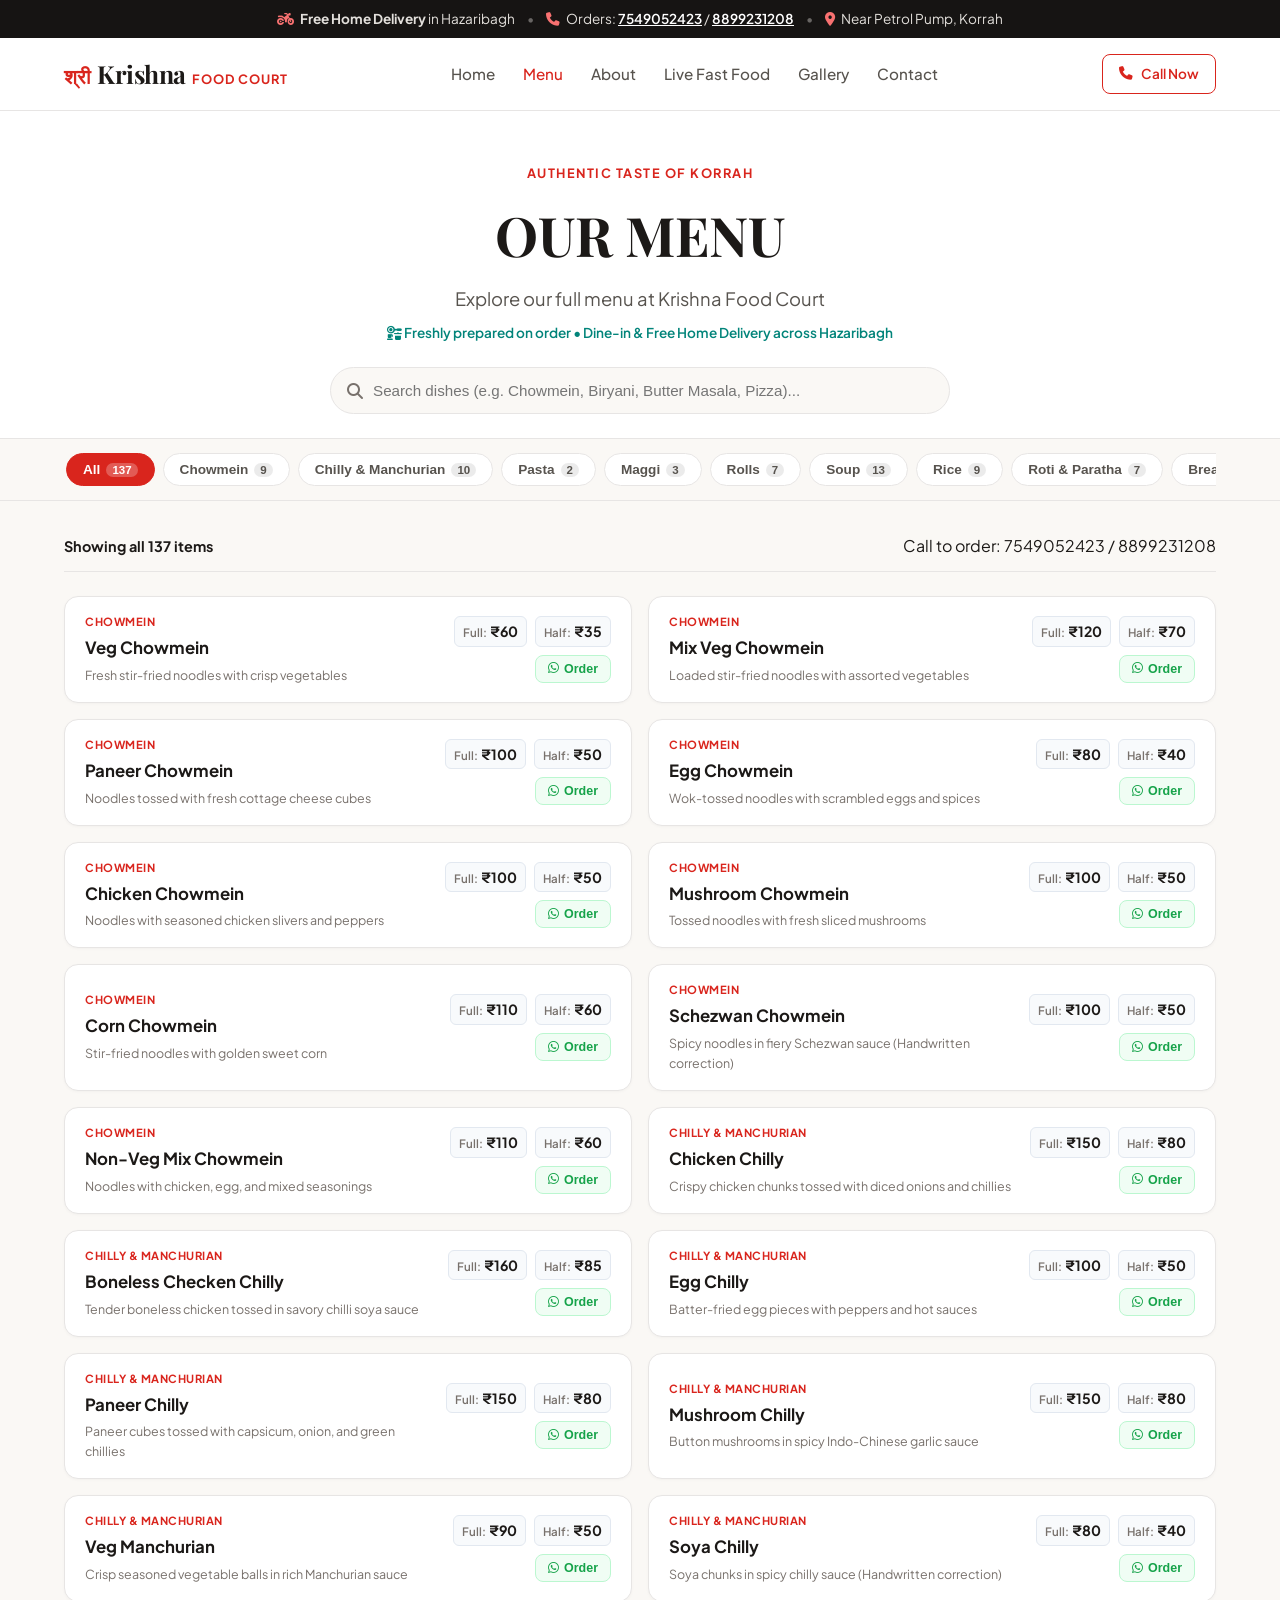
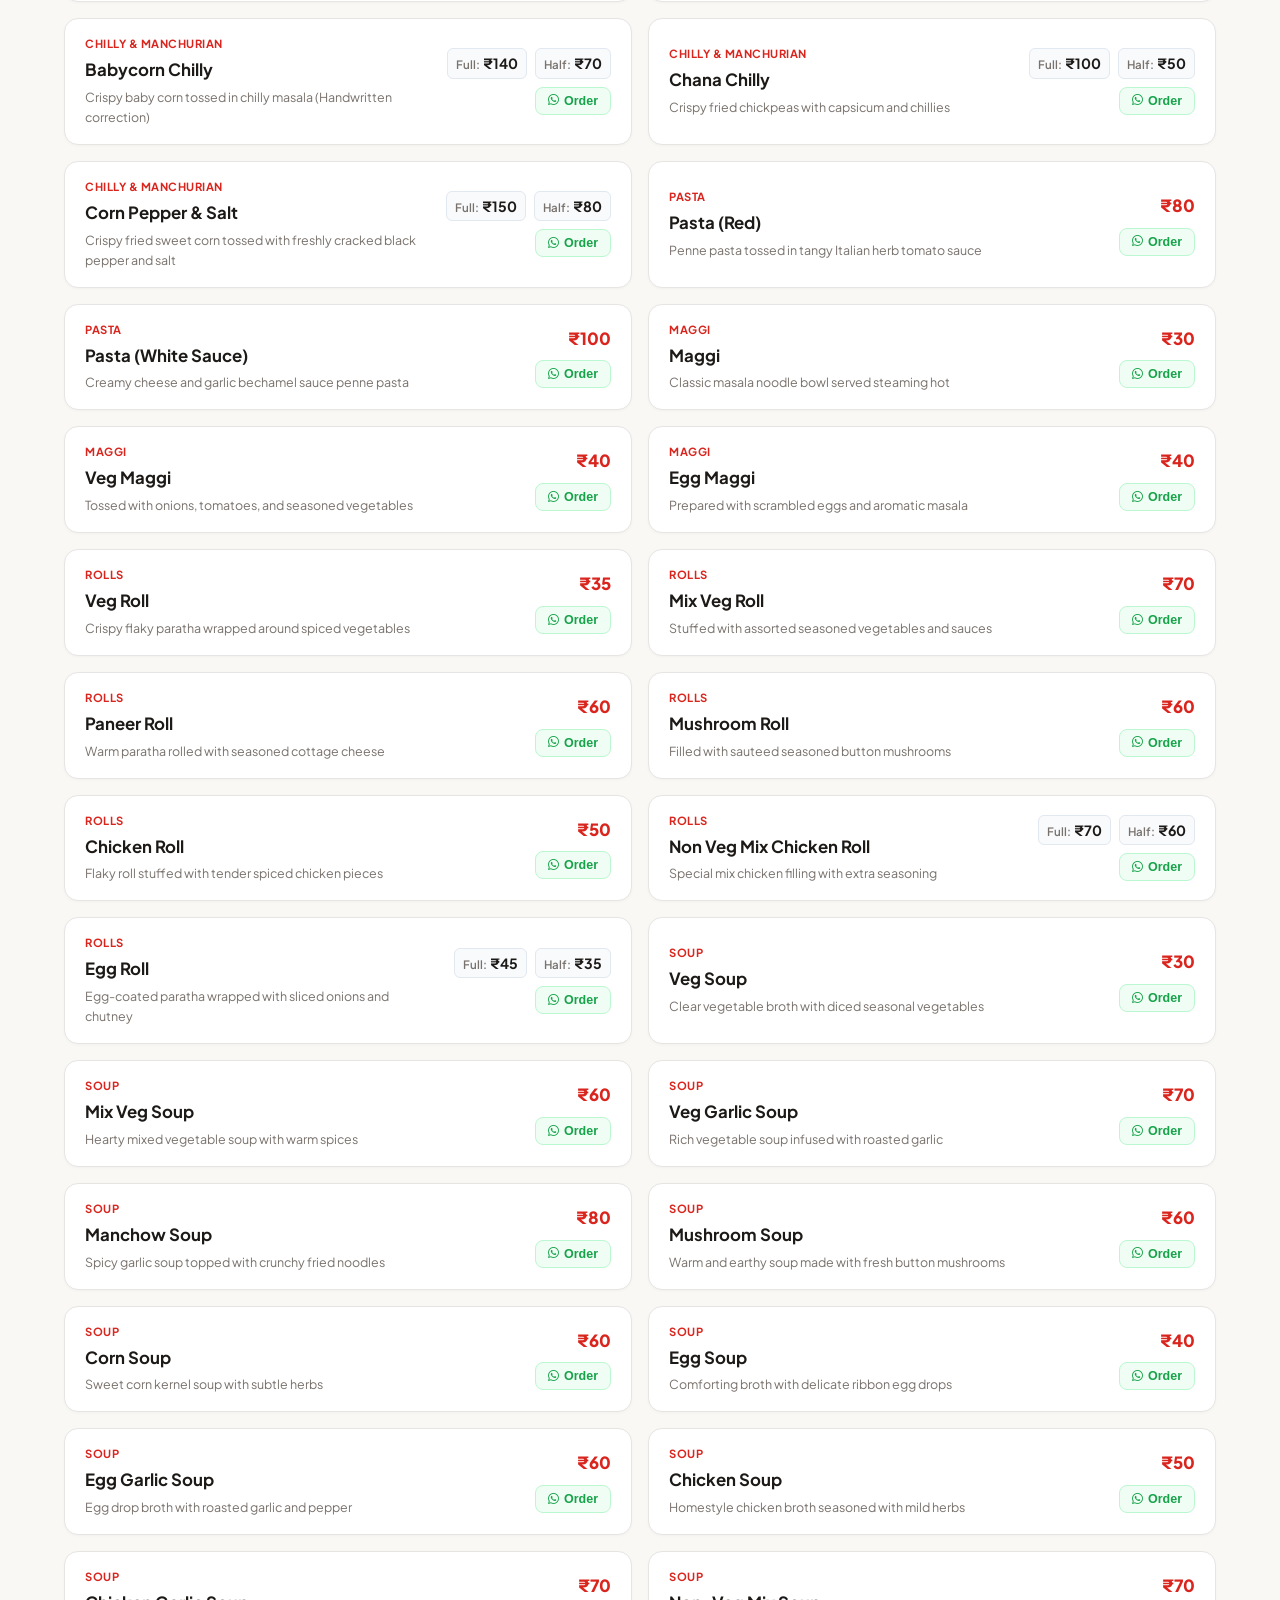
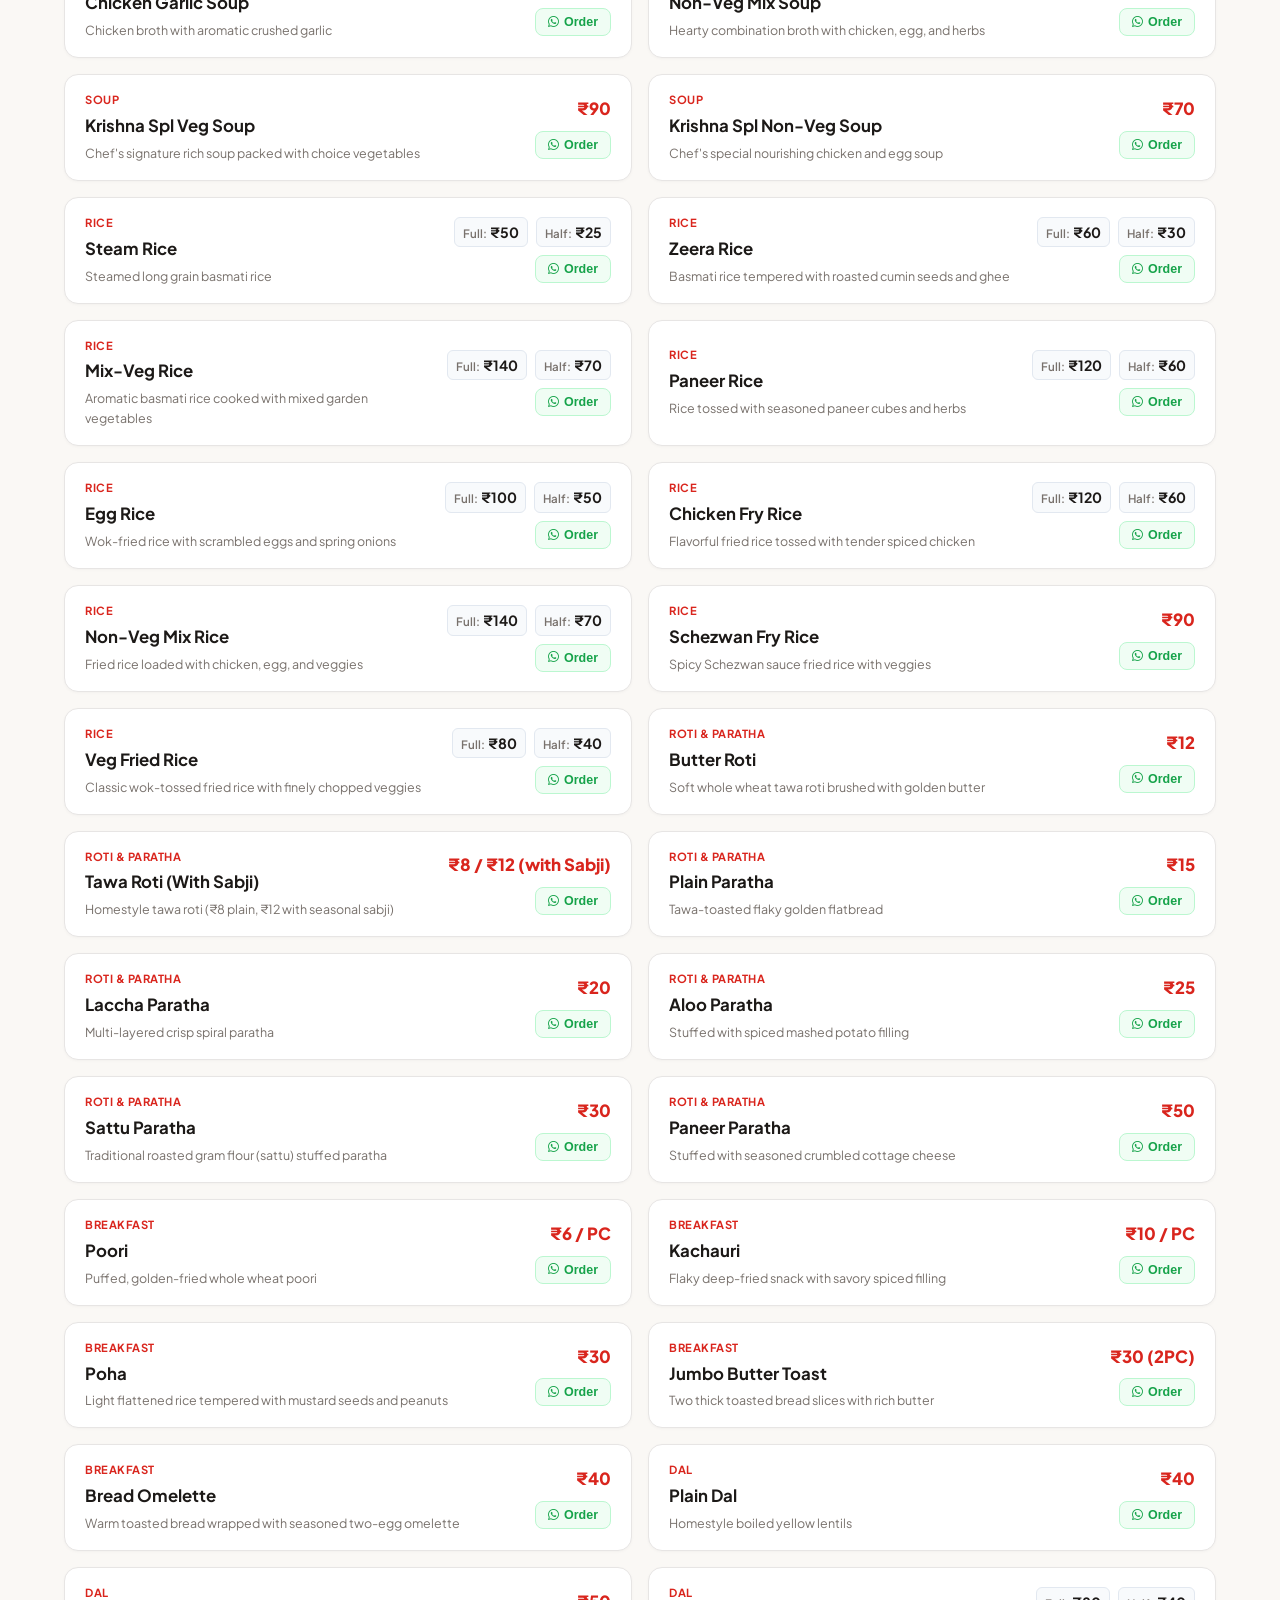
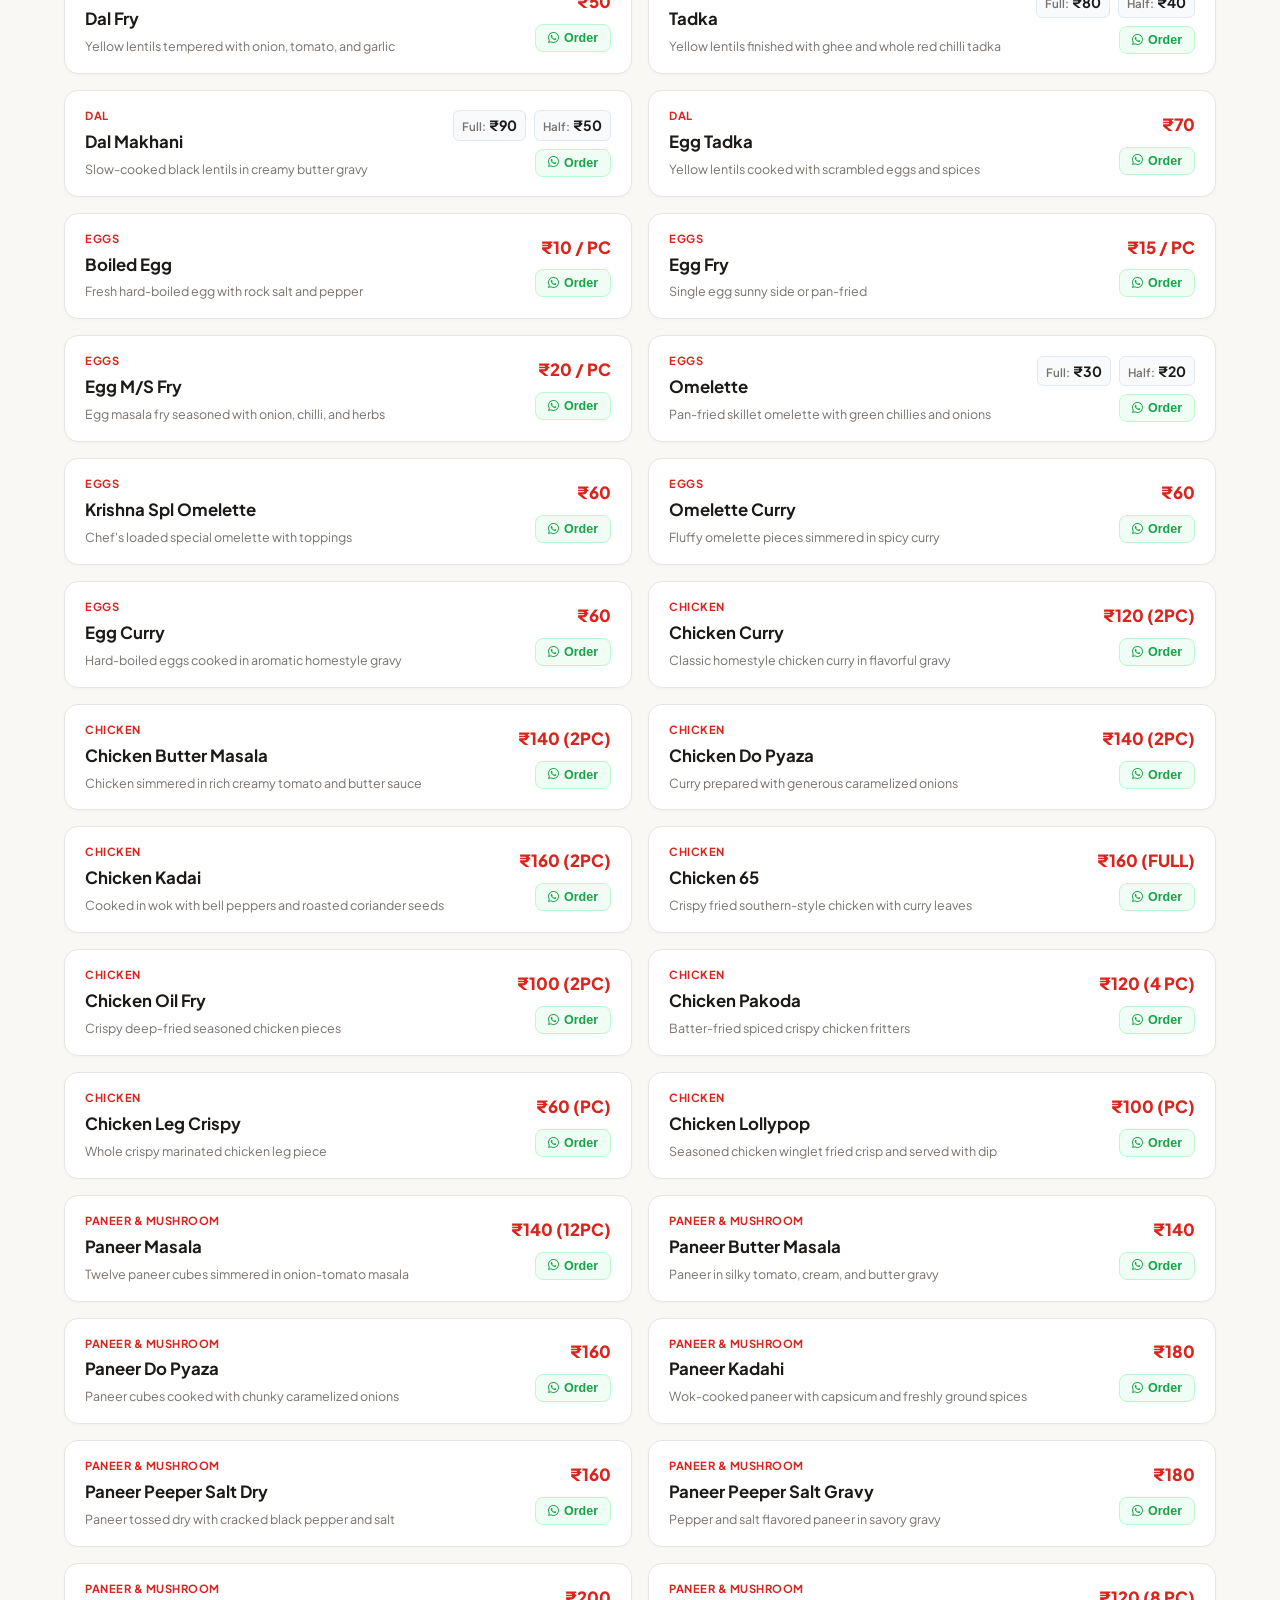
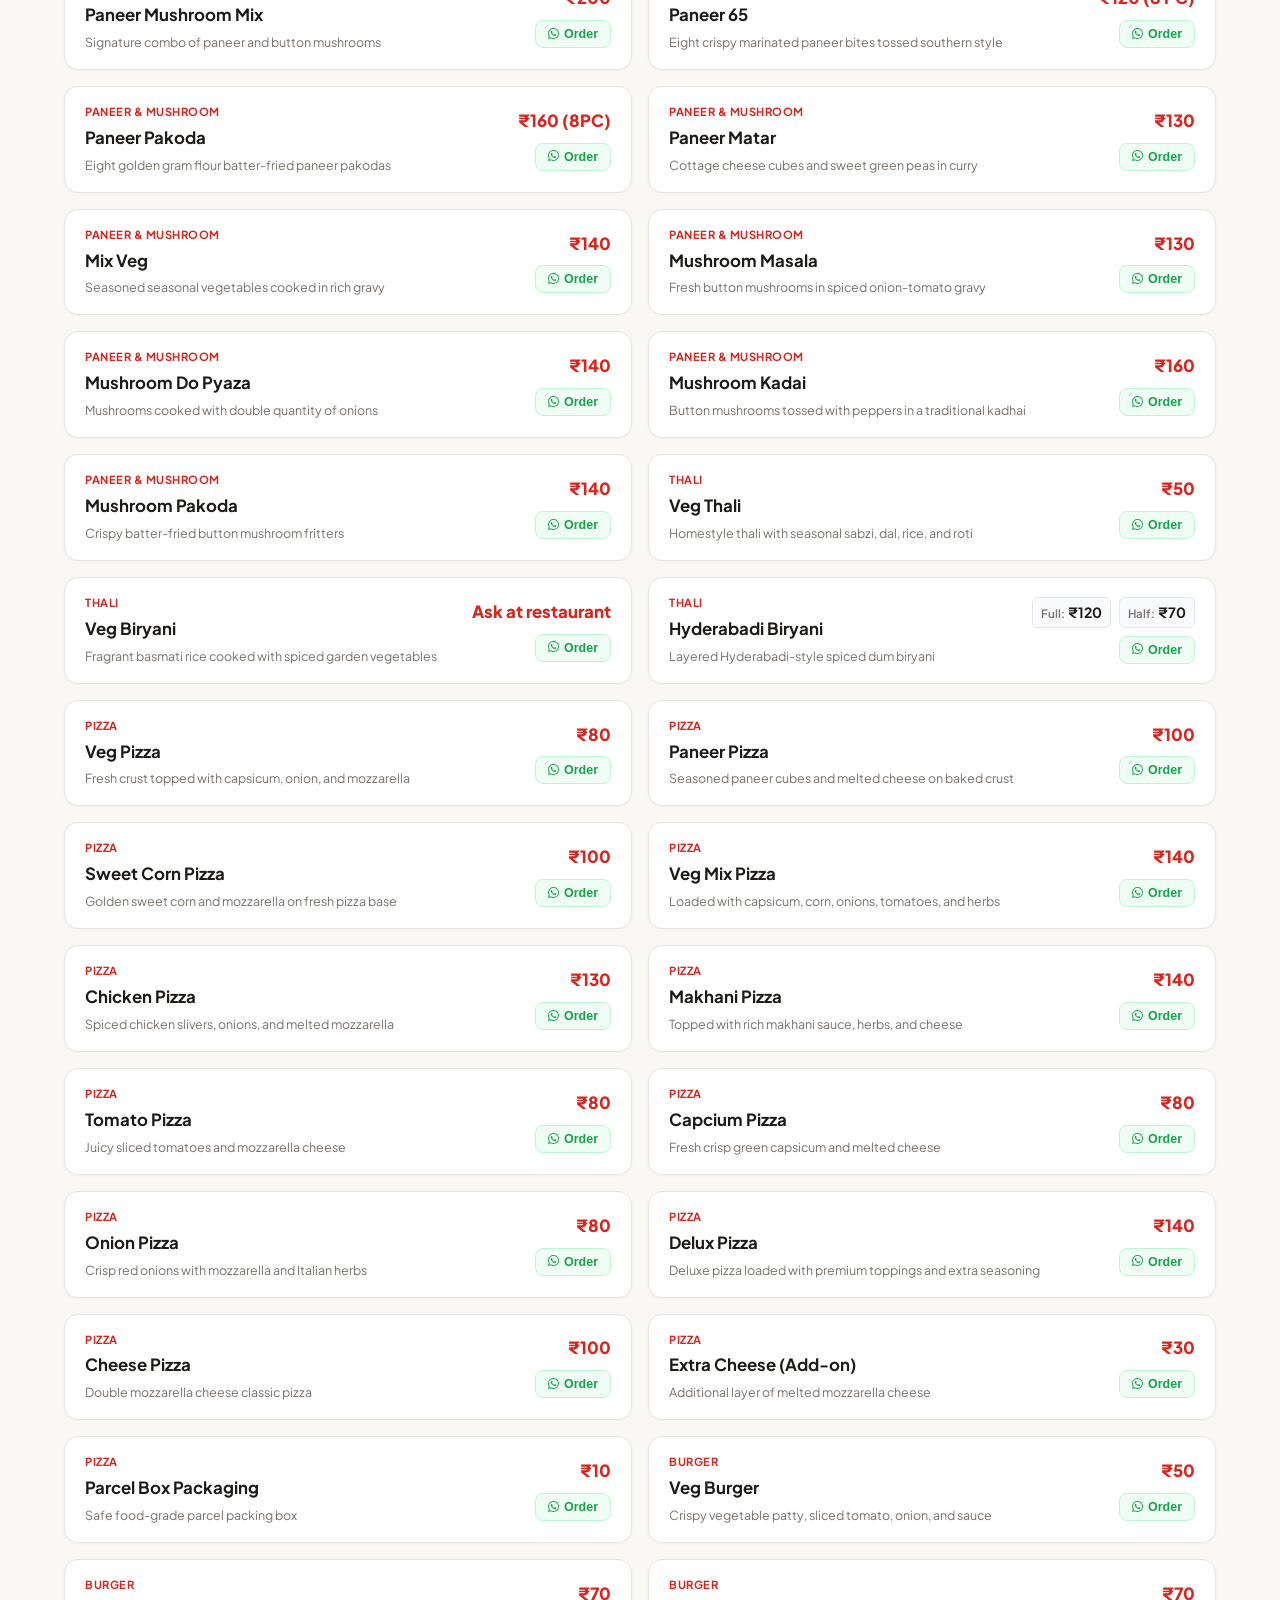
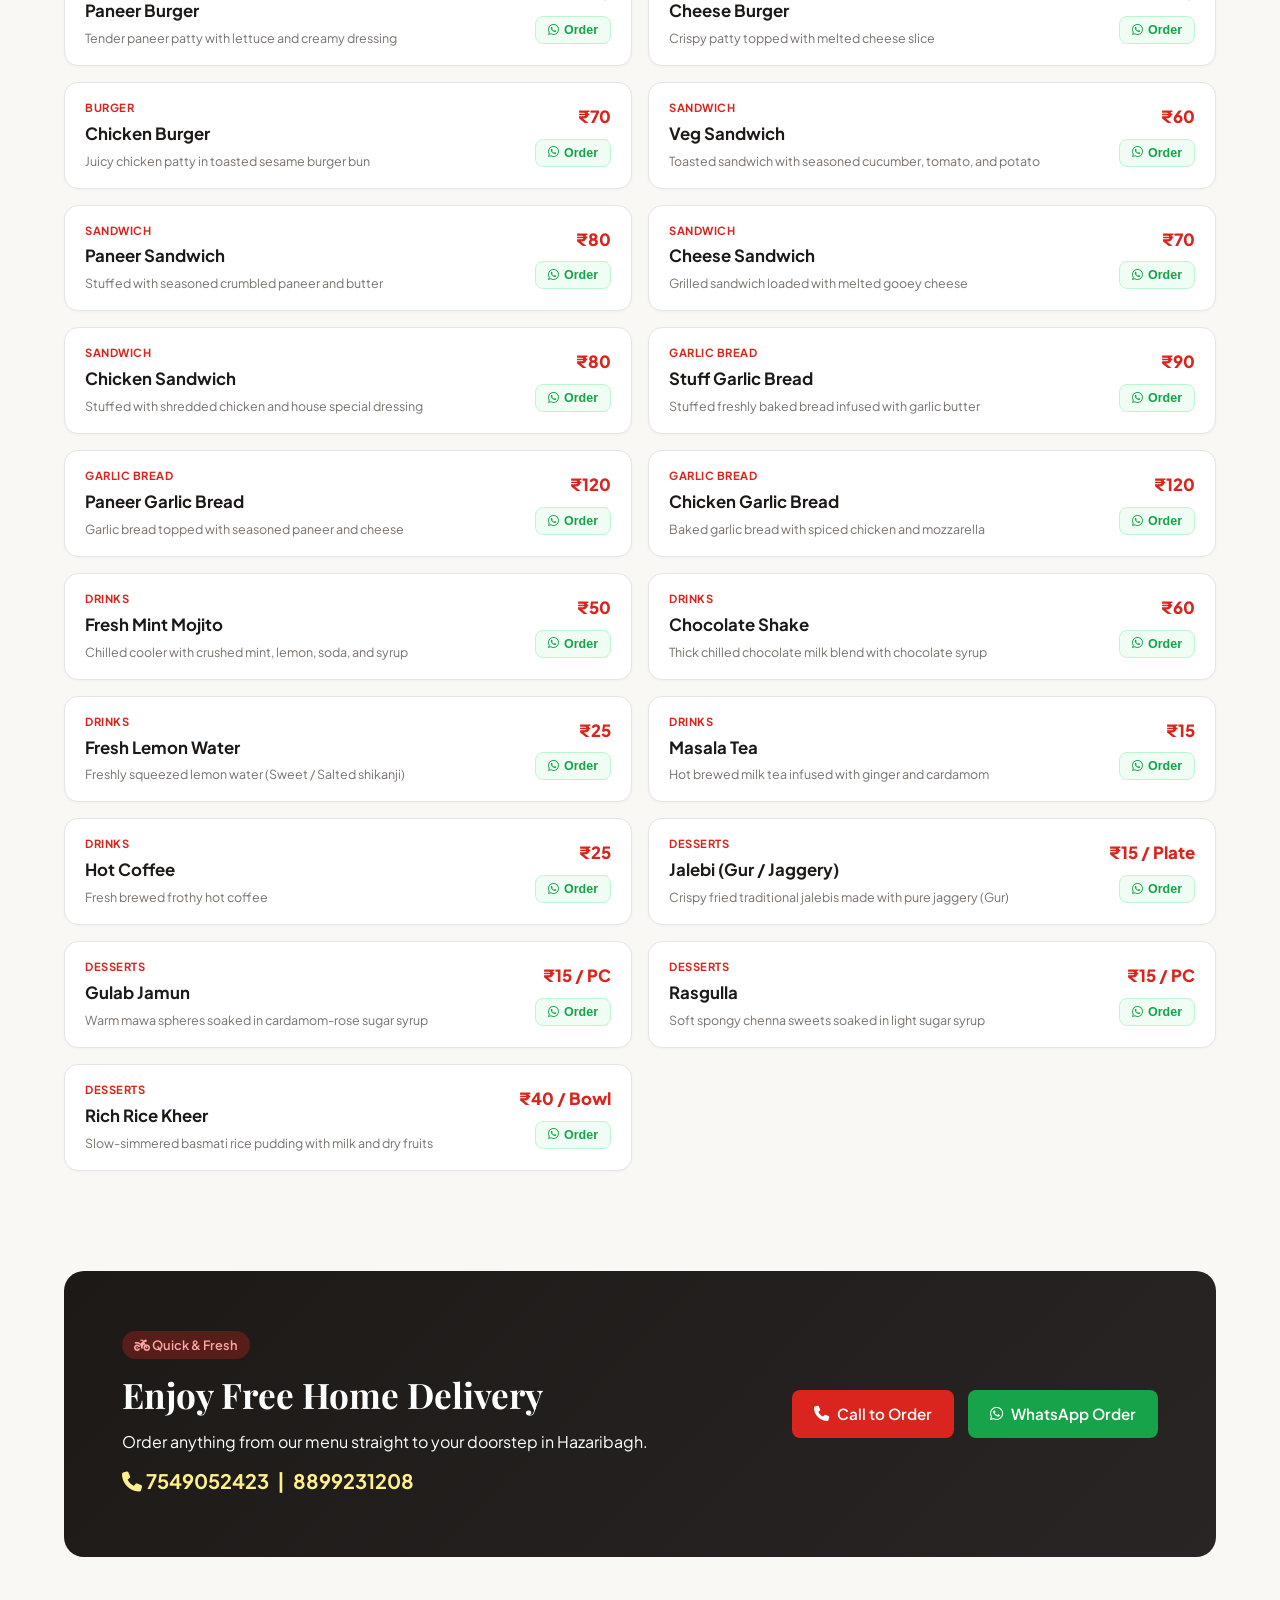
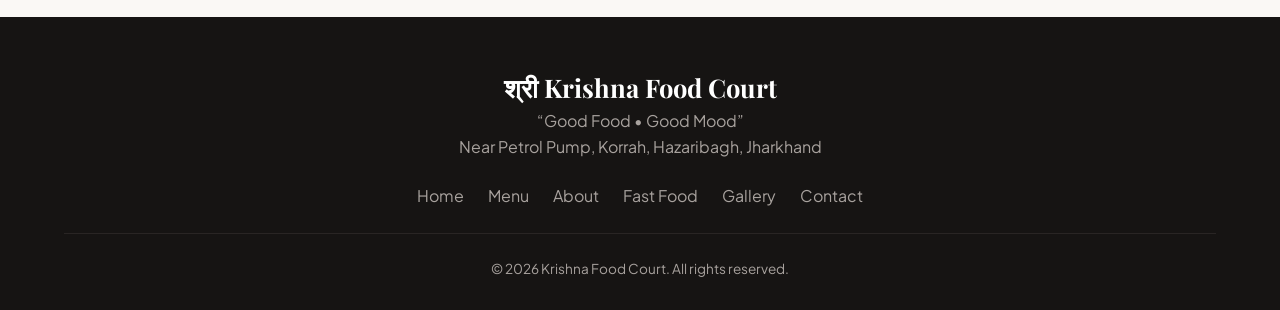
<file: menu.html>
<!DOCTYPE html>
<html lang="en">
<head>
  <meta charset="UTF-8" />
  <meta name="viewport" content="width=device-width, initial-scale=1.0, maximum-scale=5.0" />
  <title>Full Restaurant Menu | Krishna Food Court, Korrah, Hazaribagh</title>
  <link rel="preconnect" href="https://fonts.googleapis.com">
  <link rel="preconnect" href="https://fonts.gstatic.com" crossorigin>
  <link href="https://fonts.googleapis.com/css2?family=Plus+Jakarta+Sans:wght@400;500;600;700;800&family=Playfair+Display:ital,wght@0,600;0,700;1,600&display=swap" rel="stylesheet">
  <link rel="stylesheet" href="https://cdnjs.cloudflare.com/ajax/libs/font-awesome/6.4.0/css/all.min.css">
  <link rel="stylesheet" href="styles.css">
</head>
<body class="menu-page-body">
  <aside class="top-announcement">
    <div class="container announcement-content">
      <span><i class="fa-solid fa-motorcycle"></i> <strong>Free Home Delivery</strong> in Hazaribagh</span>
      <span class="announcement-sep">•</span>
      <span><i class="fa-solid fa-phone"></i> Orders: <a href="tel:7549052423">7549052423</a> / <a href="tel:8899231208">8899231208</a></span>
      <span class="announcement-sep">•</span>
      <span><i class="fa-solid fa-location-dot"></i> Near Petrol Pump, Korrah</span>
    </div>
  </aside>
  <header class="navbar" id="navbar">
    <div class="container nav-content">
      <a href="index.html" class="nav-brand">
        <span class="brand-sub">श्री</span>
        <span class="brand-main">Krishna</span>
        <span class="brand-tag">Food Court</span>
      </a>
      <nav class="nav-links" id="navLinks">
        <a href="index.html#hero" class="nav-link">Home</a>
        <a href="menu.html" class="nav-link active">Menu</a>
        <a href="index.html#about" class="nav-link">About</a>
        <a href="index.html#fastfood" class="nav-link">Live Fast Food</a>
        <a href="index.html#gallery" class="nav-link">Gallery</a>
        <a href="index.html#contact" class="nav-link">Contact</a>
      </nav>
      <div class="nav-cta">
        <a href="tel:7549052423" class="btn btn-outline-nav"><i class="fa-solid fa-phone"></i> Call Now</a>
        <button class="mobile-toggle" id="mobileToggle" aria-label="Toggle navigation"><span></span><span></span><span></span></button>
      </div>
    </div>
  </header>
  <section class="menu-hero-header">
    <div class="container text-center">
      <span class="section-tag">Authentic Taste of Korrah</span>
      <h1 class="menu-hero-title">OUR MENU</h1>
      <p class="menu-hero-subtitle">Explore our full menu at Krishna Food Court</p>
      <p class="menu-hero-note"><i class="fa-solid fa-kitchen-set"></i> Freshly prepared on order • Dine-in &amp; Free Home Delivery across Hazaribagh</p>
      <div class="menu-search-wrapper">
        <div class="menu-search-box">
          <i class="fa-solid fa-magnifying-glass search-icon"></i>
          <input type="text" id="menuSearchInput" placeholder="Search dishes (e.g. Chowmein, Biryani, Butter Masala, Pizza)..." autocomplete="off" aria-label="Search dishes" />
          <button id="clearSearchBtn" class="clear-search-btn" title="Clear search"><i class="fa-solid fa-xmark"></i></button>
        </div>
      </div>
    </div>
  </section>
  <div class="category-sticky-bar">
    <div class="container">
      <div class="category-scroll-container" id="categoryScrollContainer" role="tablist"></div>
    </div>
  </div>
  <main class="container menu-list-container">
    <div class="menu-meta-status">
      <span id="menuResultsCount" class="results-counter">Loading items...</span>
      <span class="menu-call-helper">Call to order: <a href="tel:7549052423">7549052423</a> / <a href="tel:8899231208">8899231208</a></span>
    </div>
    <div class="menu-items-grid" id="fullMenuContainer" aria-live="polite"></div>
    <div id="noResultsState" class="no-results-box text-center p-12 bg-white rounded-xl border border-dashed border-stone-300 my-6" style="display: none;">
      <i class="fa-solid fa-utensils text-4xl text-stone-400 mb-4 block"></i>
      <h3 class="text-xl font-bold mb-2">No dishes match your search</h3>
      <p class="text-sm text-stone-600 mb-4">Try searching for another dish or click below to view all items.</p>
      <button class="btn btn-primary" onclick="resetSearchAndFilter()"><i class="fa-solid fa-rotate-left"></i> View All Dishes</button>
    </div>
  </main>
  <section class="delivery-banner">
    <div class="container delivery-banner-inner">
      <div class="delivery-text">
        <span class="delivery-pill"><i class="fa-solid fa-motorcycle"></i> Quick &amp; Fresh</span>
        <h2>Enjoy Free Home Delivery</h2>
        <p>Order anything from our menu straight to your doorstep in Hazaribagh.</p>
        <p class="phone-highlight"><i class="fa-solid fa-phone"></i> 7549052423 &nbsp;|&nbsp; 8899231208</p>
      </div>
      <div class="delivery-btns">
        <a href="tel:7549052423" class="btn btn-primary"><i class="fa-solid fa-phone"></i> Call to Order</a>
        <a href="https://wa.me/917549052423?text=Hi%20Krishna%20Food%20Court,%20I%20would%20like%20to%20order%20food." target="_blank" class="btn btn-whatsapp"><i class="fa-brands fa-whatsapp"></i> WhatsApp Order</a>
      </div>
    </div>
  </section>
  <footer class="footer">
    <div class="container footer-content">
      <div class="footer-brand"><h3>श्री Krishna Food Court</h3><p>“Good Food • Good Mood”</p><p class="footer-addr">Near Petrol Pump, Korrah, Hazaribagh, Jharkhand</p></div>
      <div class="footer-links"><a href="index.html#hero">Home</a><a href="menu.html">Menu</a><a href="index.html#about">About</a><a href="index.html#fastfood">Fast Food</a><a href="index.html#gallery">Gallery</a><a href="index.html#contact">Contact</a></div>
      <div class="footer-bottom"><p>© 2026 Krishna Food Court. All rights reserved.</p></div>
    </div>
  </footer>
  <div class="mobile-sticky-bar">
    <a href="tel:7549052423" class="sticky-btn sticky-call"><i class="fa-solid fa-phone"></i> Call Order</a>
    <a href="https://wa.me/917549052423?text=Hi%20Krishna%20Food%20Court,%20I%20want%20to%20order." target="_blank" class="sticky-btn sticky-wa"><i class="fa-brands fa-whatsapp"></i> WhatsApp Order</a>
  </div>
  <script src="script.js"></script>
</body>
</html>
</file>
<file: styles.css>
:root {
  --bg-cream: #FAF8F5;
  --bg-white: #FFFFFF;
  --bg-warm-card: #F4EFEB;
  --text-primary: #1C1917;
  --text-muted: #57534E;
  --text-light: #78716C;
  --accent-red: #D9251D;
  --accent-red-hover: #B91C1C;
  --accent-teal: #02847A;
  --border-subtle: #E7E5E4;
  --shadow-sm: 0 2px 8px rgba(0, 0, 0, 0.04);
  --shadow-md: 0 10px 25px -5px rgba(0, 0, 0, 0.08);
  --shadow-lg: 0 20px 35px -10px rgba(0, 0, 0, 0.12);
  --radius-sm: 8px;
  --radius-md: 14px;
  --radius-lg: 20px;
  --font-main: 'Plus Jakarta Sans', system-ui, -apple-system, sans-serif;
  --font-serif: 'Playfair Display', Georgia, serif;
}

* {
  box-sizing: border-box;
  margin: 0;
  padding: 0;
}

html {
  scroll-behavior: smooth;
  font-size: 16px;
  overflow-x: hidden;
}

body {
  font-family: var(--font-main);
  background-color: var(--bg-cream);
  color: var(--text-primary);
  line-height: 1.6;
  -webkit-font-smoothing: antialiased;
  overflow-x: hidden;
  width: 100%;
}

img {
  max-width: 100%;
  display: block;
  height: auto;
}

a {
  color: inherit;
  text-decoration: none;
}

.container {
  width: 90%;
  max-width: 1200px;
  margin: 0 auto;
}

.text-center {
  text-align: center;
}

/* Announcement Bar */
.top-announcement {
  background-color: #161413;
  color: #E2DFDB;
  font-size: 0.85rem;
  padding: 8px 0;
}

.announcement-content {
  display: flex;
  justify-content: center;
  align-items: center;
  flex-wrap: wrap;
  gap: 12px;
}

.top-announcement a {
  color: #FFFFFF;
  text-decoration: underline;
  font-weight: 600;
}

.top-announcement i {
  color: #F87171;
  margin-right: 4px;
}

.announcement-sep {
  opacity: 0.4;
}

/* Sticky Navbar */
.navbar {
  position: sticky;
  top: 0;
  background-color: rgba(255, 255, 255, 0.96);
  backdrop-filter: blur(10px);
  border-bottom: 1px solid var(--border-subtle);
  z-index: 100;
  transition: all 0.3s ease;
}

.nav-content {
  display: flex;
  justify-content: space-between;
  align-items: center;
  height: 72px;
}

.nav-brand {
  display: flex;
  align-items: baseline;
  gap: 6px;
  text-decoration: none;
}

.brand-sub {
  color: var(--accent-red);
  font-size: 1.25rem;
  font-weight: 700;
}

.brand-main {
  font-family: var(--font-serif);
  font-size: 1.55rem;
  font-weight: 700;
  color: var(--text-primary);
  letter-spacing: -0.5px;
}

.brand-tag {
  font-size: 0.8rem;
  text-transform: uppercase;
  font-weight: 700;
  color: var(--accent-red);
  letter-spacing: 1px;
}

.nav-links {
  display: flex;
  gap: 28px;
}

.nav-link {
  color: var(--text-muted);
  font-weight: 500;
  font-size: 0.95rem;
  transition: color 0.2s ease;
}

.nav-link:hover,
.nav-link.active {
  color: var(--accent-red);
}

.nav-cta {
  display: flex;
  align-items: center;
  gap: 12px;
}

.btn {
  display: inline-flex;
  align-items: center;
  justify-content: center;
  gap: 8px;
  padding: 12px 22px;
  border-radius: var(--radius-sm);
  font-weight: 600;
  font-size: 0.95rem;
  cursor: pointer;
  transition: all 0.2s ease;
  border: none;
  text-align: center;
}

.btn-primary {
  background-color: var(--accent-red);
  color: #FFFFFF;
}

.btn-primary:hover {
  background-color: var(--accent-red-hover);
  transform: translateY(-1px);
}

.btn-secondary {
  background-color: var(--bg-white);
  color: var(--text-primary);
  border: 1px solid #D6D3D1;
}

.btn-secondary:hover {
  background-color: #F5F5F4;
}

.btn-whatsapp {
  background-color: #16A34A;
  color: #FFFFFF;
}

.btn-whatsapp:hover {
  background-color: #15803D;
}

.btn-outline-nav {
  padding: 8px 16px;
  font-size: 0.85rem;
  border: 1.5px solid var(--accent-red);
  color: var(--accent-red);
  background: transparent;
}

.btn-outline-nav:hover {
  background: var(--accent-red);
  color: #FFFFFF;
}

.mobile-toggle {
  display: none;
  background: none;
  border: none;
  flex-direction: column;
  gap: 5px;
  cursor: pointer;
  padding: 4px;
}

.mobile-toggle span {
  display: block;
  width: 24px;
  height: 2px;
  background-color: var(--text-primary);
  transition: all 0.3s ease;
}

/* Hero Section */
.hero {
  position: relative;
  min-height: 80vh;
  display: flex;
  align-items: center;
  color: #FFFFFF;
  padding: 60px 0;
  overflow: hidden;
}

.hero-bg-container {
  position: absolute;
  top: 0;
  left: 0;
  width: 100%;
  height: 100%;
  z-index: 1;
}

.hero-img {
  width: 100%;
  height: 100%;
  object-fit: cover;
  object-position: center 42%;
}

.hero-overlay {
  position: absolute;
  top: 0;
  left: 0;
  width: 100%;
  height: 100%;
  background:
    linear-gradient(90deg, rgba(0, 0, 0, 0.5) 0%, rgba(0, 0, 0, 0.2) 46%, transparent 78%),
    linear-gradient(180deg, rgba(15, 14, 13, 0.12) 0%, rgba(15, 14, 13, 0.24) 58%, rgba(15, 14, 13, 0.42) 100%);
}

.hero-content {
  position: relative;
  z-index: 2;
  max-width: 780px;
  margin-left: max(5%, calc((100% - 1200px) / 2));
  margin-right: auto;
  transform: translateX(16px);
}

.delivery-badge {
  display: inline-flex;
  align-items: center;
  gap: 8px;
  background-color: rgba(217, 37, 29, 0.95);
  color: #FFFFFF;
  padding: 6px 14px;
  border-radius: 50px;
  font-size: 0.85rem;
  font-weight: 700;
  text-transform: uppercase;
  letter-spacing: 0.5px;
  margin-bottom: 18px;
}

.hero-title {
  font-family: var(--font-serif);
  font-size: clamp(2rem, 5vw, 52px);
  font-weight: 700;
  line-height: 1.1;
  margin-bottom: 10px;
}

.hero-motto {
  font-size: clamp(1.1rem, 2.5vw, 1.45rem);
  color: #FCA5A5;
  font-weight: 600;
  margin-bottom: 18px;
  letter-spacing: 0.5px;
}

.hero-subtitle {
  font-size: 1.05rem;
  color: #E7E5E4;
  margin-bottom: 30px;
  line-height: 1.6;
}

.hero-actions {
  display: flex;
  flex-wrap: wrap;
  gap: 14px;
}

/* Sections */
.section {
  padding: 80px 0;
}

.section-tag {
  display: inline-block;
  font-size: 0.8rem;
  text-transform: uppercase;
  letter-spacing: 1.5px;
  font-weight: 700;
  color: var(--accent-red);
  margin-bottom: 8px;
}

.section-title {
  font-family: var(--font-serif);
  font-size: clamp(2rem, 3.5vw, 2.8rem);
  color: var(--text-primary);
  line-height: 1.2;
  margin-bottom: 12px;
}

.section-subtitle {
  font-size: 1.05rem;
  color: var(--text-muted);
  max-width: 620px;
  margin: 0 auto;
}

.section-p {
  color: var(--text-muted);
  margin-bottom: 16px;
  font-size: 1rem;
  line-height: 1.7;
}

.section-header {
  margin-bottom: 48px;
}

/* About Section */
.about-grid {
  display: grid;
  grid-template-columns: 1.1fr 1fr;
  gap: 48px;
  align-items: center;
}

.about-image-wrapper {
  position: relative;
  aspect-ratio: 4 / 3;
  overflow: hidden;
  border-radius: var(--radius-lg);
  box-shadow: var(--shadow-md);
}

.about-img {
  width: 100%;
  height: 100%;
  object-fit: cover;
}

.about-badge-card {
  position: absolute;
  right: 16px;
  bottom: 16px;
  display: flex;
  flex-direction: column;
  padding: 12px 16px;
  border-radius: var(--radius-sm);
  background: rgba(255, 255, 255, 0.95);
  box-shadow: var(--shadow-sm);
}

.about-badge-card strong {
  font-size: 0.95rem;
}

.about-badge-card span {
  color: var(--text-muted);
  font-size: 0.8rem;
}

.features-list {
  display: grid;
  gap: 12px;
  margin-top: 24px;
}

.feature-item {
  display: flex;
  align-items: flex-start;
  gap: 14px;
}

.feature-item > i {
  flex: 0 0 20px;
  margin-top: 4px;
  color: var(--accent-red);
  font-size: 1.15rem;
}

.feature-item h4 {
  margin-bottom: 2px;
  font-size: 1rem;
}

.feature-item p {
  color: var(--text-muted);
  font-size: 0.9rem;
  line-height: 1.7;
}

.about-kitchen-block {
  margin-top: 56px;
  display: grid;
  grid-template-columns: 1.15fr 1fr;
  gap: 40px;
  align-items: center;
  background-color: var(--bg-white, #FFFFFF);
  padding: 32px;
  border-radius: var(--radius-lg, 20px);
  border: 1px solid var(--border-subtle, #E7E5E4);
  box-shadow: var(--shadow-sm, 0 2px 8px rgba(0, 0, 0, 0.04));
}

.kitchen-image-wrapper {
  width: 100%;
  overflow: hidden;
  border-radius: var(--radius-md, 14px);
  box-shadow: var(--shadow-sm, 0 2px 8px rgba(0, 0, 0, 0.04));
  background-color: #F5F5F4;
}

.kitchen-photo {
  width: 100%;
  height: auto;
  max-height: 420px;
  object-fit: contain;
  display: block;
  border-radius: var(--radius-md, 14px);
  transition: transform 0.3s ease;
}

.about-kitchen-block:hover .kitchen-photo {
  transform: scale(1.02);
}

.kitchen-text-content {
  display: flex;
  flex-direction: column;
  justify-content: center;
}

.kitchen-heading {
  font-family: var(--font-serif, 'Playfair Display', Georgia, serif);
  font-size: 2.1rem;
  color: var(--text-primary, #1C1917);
  margin-bottom: 12px;
  line-height: 1.25;
}

.kitchen-description {
  font-size: 1.02rem;
  color: var(--text-muted, #57534E);
  line-height: 1.7;
}

.about-lead {
  font-size: 1.15rem;
  line-height: 1.7;
  color: var(--text-primary);
  margin-bottom: 24px;
}

.about-highlights {
  display: flex;
  flex-direction: column;
  gap: 16px;
  margin-bottom: 28px;
}

.about-highlight-box {
  display: flex;
  align-items: flex-start;
  gap: 14px;
  background-color: var(--bg-white);
  padding: 16px;
  border-radius: var(--radius-md);
  border: 1px solid var(--border-subtle);
}

.about-highlight-box i {
  color: var(--accent-red);
  font-size: 1.25rem;
  margin-top: 3px;
}

.about-highlight-box h4 {
  font-size: 1.05rem;
  font-weight: 700;
  margin-bottom: 2px;
}

.about-highlight-box p {
  font-size: 0.9rem;
  color: var(--text-muted);
}

.about-visual-cluster {
  display: flex;
  flex-direction: column;
  gap: 18px;
}

.about-main-img-wrap {
  position: relative;
  border-radius: var(--radius-lg);
  overflow: hidden;
  box-shadow: var(--shadow-md);
  cursor: pointer;
}

.about-img-primary {
  width: 100%;
  height: 340px;
  object-fit: cover;
  transition: transform 0.3s ease;
}

.about-main-img-wrap:hover .about-img-primary {
  transform: scale(1.03);
}

.about-img-caption {
  position: absolute;
  bottom: 12px;
  left: 12px;
  background: rgba(0, 0, 0, 0.75);
  color: #FFFFFF;
  padding: 6px 14px;
  border-radius: 50px;
  font-size: 0.8rem;
  font-weight: 600;
}

.about-kitchen-card {
  display: flex;
  align-items: center;
  gap: 14px;
  background-color: var(--bg-white);
  padding: 12px;
  border-radius: var(--radius-md);
  border: 1px solid var(--border-subtle);
  box-shadow: var(--shadow-sm);
  cursor: pointer;
  transition: transform 0.2s ease;
}

.about-kitchen-card:hover {
  transform: translateY(-2px);
}

.about-img-kitchen {
  width: 110px;
  height: 80px;
  object-fit: cover;
  border-radius: var(--radius-sm);
}

.kitchen-card-info strong {
  display: block;
  font-size: 0.95rem;
  color: var(--text-primary);
}

.kitchen-card-info span {
  font-size: 0.8rem;
  color: var(--text-muted);
}

/* Fast Food Section */
.fastfood-section {
  background-color: var(--bg-warm-card);
}

.fastfood-grid {
  display: grid;
  grid-template-columns: 1.1fr 1fr;
  gap: 40px;
  align-items: center;
}

.kiosk-feature-card {
  background-color: var(--bg-white);
  border-radius: var(--radius-lg);
  overflow: hidden;
  box-shadow: var(--shadow-md);
  border: 1px solid var(--border-subtle);
}

.kiosk-photo {
  width: 100%;
  height: 380px;
  object-fit: cover;
}

.kiosk-caption {
  padding: 24px;
}

.kiosk-caption h3 {
  font-family: var(--font-serif);
  font-size: 1.35rem;
  margin-bottom: 6px;
}

.kiosk-caption p {
  color: var(--text-muted);
  font-size: 0.95rem;
}

.fastfood-items-column {
  display: flex;
  flex-direction: column;
  gap: 18px;
}

.fastfood-card {
  display: flex;
  gap: 18px;
  background-color: var(--bg-white);
  padding: 20px;
  border-radius: var(--radius-md);
  border: 1px solid var(--border-subtle);
  box-shadow: var(--shadow-sm);
}

.fastfood-icon {
  background-color: #FEF2F2;
  color: var(--accent-red);
  width: 52px;
  height: 52px;
  border-radius: var(--radius-sm);
  display: flex;
  align-items: center;
  justify-content: center;
  font-size: 1.4rem;
  flex-shrink: 0;
}

.fastfood-info h3 {
  font-size: 1.15rem;
  margin-bottom: 4px;
}

.fastfood-info p {
  font-size: 0.9rem;
  color: var(--text-muted);
  margin-bottom: 12px;
}

.btn-item-order {
  display: inline-flex;
  align-items: center;
  gap: 6px;
  padding: 6px 14px;
  border-radius: var(--radius-sm);
  background-color: #F0FDF4;
  color: #16A34A;
  border: 1px solid #BBF7D0;
  font-weight: 600;
  font-size: 0.85rem;
  cursor: pointer;
  transition: all 0.2s ease;
}

.btn-item-order:hover {
  background-color: #16A34A;
  color: #FFFFFF;
}

/* Featured Dishes Section */
.featured-section {
  background-color: var(--bg-white);
  border-bottom: 1px solid var(--border-subtle);
}

.combo-spotlight-card {
  display: grid;
  grid-template-columns: 1.2fr 1fr;
  gap: 30px;
  background: linear-gradient(135deg, #FFF7ED 0%, #FEF2F2 100%);
  border: 1px solid #FED7AA;
  border-radius: var(--radius-lg);
  overflow: hidden;
  margin-bottom: 40px;
  align-items: center;
}

.combo-spotlight-text {
  padding: 36px;
}

.combo-pill {
  display: inline-flex;
  align-items: center;
  gap: 6px;
  background-color: var(--accent-red);
  color: #FFFFFF;
  font-size: 0.75rem;
  font-weight: 700;
  text-transform: uppercase;
  padding: 4px 12px;
  border-radius: 50px;
  margin-bottom: 12px;
}

.combo-spotlight-text h3 {
  font-family: var(--font-serif);
  font-size: clamp(1.4rem, 2.5vw, 1.85rem);
  color: var(--text-primary);
  margin-bottom: 10px;
}

.combo-spotlight-text p {
  color: var(--text-muted);
  font-size: 0.95rem;
  line-height: 1.6;
  margin-bottom: 16px;
}

.combo-prices {
  display: flex;
  flex-direction: column;
  gap: 4px;
  font-size: 0.9rem;
  color: #7C2D12;
  margin-bottom: 20px;
}

.combo-spotlight-img {
  width: 100%;
  height: 100%;
  min-height: 280px;
}

.combo-spotlight-img img {
  width: 100%;
  height: 100%;
  object-fit: cover;
}

.featured-grid {
  display: grid;
  grid-template-columns: repeat(auto-fill, minmax(260px, 1fr));
  gap: 24px;
  margin-bottom: 40px;
}

.featured-card {
  background-color: var(--bg-white);
  border-radius: var(--radius-md);
  overflow: hidden;
  border: 1px solid var(--border-subtle);
  box-shadow: var(--shadow-sm);
  display: flex;
  flex-direction: column;
  transition: transform 0.25s ease, box-shadow 0.25s ease;
}

.featured-card:hover {
  transform: translateY(-4px);
  box-shadow: var(--shadow-md);
}

.featured-card-img-wrap {
  position: relative;
  width: 100%;
  height: 180px;
  background-color: #EDE8E3;
}

.featured-card-img-wrap img {
  width: 100%;
  height: 100%;
  object-fit: cover;
}

.featured-category-tag {
  position: absolute;
  top: 10px;
  left: 10px;
  background-color: rgba(20, 18, 17, 0.8);
  backdrop-filter: blur(4px);
  color: #FFFFFF;
  font-size: 0.72rem;
  font-weight: 600;
  padding: 3px 8px;
  border-radius: 4px;
}

.featured-card-body {
  padding: 16px;
  display: flex;
  flex-direction: column;
  flex-grow: 1;
}

.featured-card-body h3 {
  font-size: 1.1rem;
  font-weight: 700;
  margin-bottom: 6px;
}

.featured-card-body p {
  font-size: 0.85rem;
  color: var(--text-muted);
  line-height: 1.4;
  margin-bottom: 12px;
  flex-grow: 1;
}

.featured-price-row {
  margin-bottom: 12px;
  padding-top: 8px;
  border-top: 1px solid #F5F5F4;
}

.featured-price {
  font-weight: 700;
  color: var(--accent-red);
  font-size: 0.85rem;
}

.btn-large-menu {
  font-size: 1.05rem;
  padding: 14px 28px;
}

.menu-cta-subtext {
  font-size: 0.85rem;
  color: var(--text-muted);
  margin-top: 8px;
}

/* Dedicated Menu Page (menu.html) */
.menu-page-body {
  background-color: var(--bg-cream);
}

.menu-hero-header {
  padding: 48px 0 24px;
  background-color: var(--bg-white);
  border-bottom: 1px solid var(--border-subtle);
}

.menu-hero-title {
  font-family: var(--font-serif);
  font-size: clamp(2.2rem, 5vw, 3.4rem);
  font-weight: 700;
  margin-bottom: 6px;
}

.menu-hero-subtitle {
  font-size: 1.15rem;
  color: var(--text-muted);
  margin-bottom: 8px;
}

.menu-hero-note {
  font-size: 0.85rem;
  color: var(--accent-teal);
  font-weight: 600;
  margin-bottom: 24px;
}

.menu-search-wrapper {
  max-width: 620px;
  margin: 0 auto;
  width: 100%;
}

.menu-search-box {
  position: relative;
  display: flex;
  align-items: center;
  background-color: var(--bg-cream);
  border: 1.5px solid var(--border-subtle);
  border-radius: 50px;
  padding: 4px 16px;
}

.menu-search-box:focus-within {
  border-color: var(--accent-red);
  box-shadow: 0 0 0 3px rgba(217, 37, 29, 0.1);
  background-color: #FFFFFF;
}

.search-icon {
  color: var(--text-light);
  font-size: 1rem;
  margin-right: 10px;
}

.menu-search-box input {
  width: 100%;
  border: none;
  background: transparent;
  padding: 10px 0;
  font-size: 0.95rem;
  outline: none;
}

.clear-search-btn {
  background: none;
  border: none;
  color: var(--text-light);
  cursor: pointer;
  padding: 6px;
  display: none;
}

.category-sticky-bar {
  position: sticky;
  top: 72px;
  background: rgba(250, 248, 245, 0.96);
  backdrop-filter: blur(8px);
  border-bottom: 1px solid var(--border-subtle);
  z-index: 40;
  padding: 10px 0;
}

.category-scroll-container {
  display: flex;
  gap: 8px;
  overflow-x: auto;
  white-space: nowrap;
  padding: 4px 2px;
  scrollbar-width: thin;
}

.cat-chip {
  display: inline-flex;
  align-items: center;
  gap: 6px;
  padding: 8px 16px;
  background-color: var(--bg-white);
  border: 1px solid var(--border-subtle);
  border-radius: 50px;
  font-size: 0.85rem;
  font-weight: 600;
  color: var(--text-muted);
  cursor: pointer;
  transition: all 0.2s ease;
  flex-shrink: 0;
}

.cat-chip:hover {
  border-color: var(--accent-red);
  color: var(--accent-red);
}

.cat-chip.active {
  background-color: var(--accent-red);
  border-color: var(--accent-red);
  color: #FFFFFF;
}

.cat-chip-count {
  font-size: 0.72rem;
  padding: 1px 6px;
  background: rgba(0, 0, 0, 0.08);
  border-radius: 20px;
}

.cat-chip.active .cat-chip-count {
  background: rgba(255, 255, 255, 0.25);
  color: #FFFFFF;
}

.menu-list-container {
  padding: 32px 0 60px;
  width: 90%;
  max-width: 1200px;
  margin: 0 auto;
}

.menu-meta-status {
  display: flex;
  justify-content: space-between;
  align-items: center;
  flex-wrap: wrap;
  gap: 10px;
  margin-bottom: 24px;
  padding-bottom: 12px;
  border-bottom: 1px solid var(--border-subtle);
}

.results-counter {
  font-size: 0.9rem;
  font-weight: 700;
}

.menu-items-grid {
  display: grid;
  grid-template-columns: repeat(2, 1fr);
  gap: 16px;
}

.menu-item-row {
  background-color: var(--bg-white);
  border: 1px solid var(--border-subtle);
  border-radius: var(--radius-md);
  padding: 16px 20px;
  display: flex;
  justify-content: space-between;
  align-items: center;
  gap: 16px;
  box-shadow: 0 1px 3px rgba(0, 0, 0, 0.03);
  transition: transform 0.15s ease, border-color 0.15s ease;
}

.menu-item-row:hover {
  border-color: #CBD5E1;
  transform: translateY(-1px);
}

.menu-item-details {
  display: flex;
  flex-direction: column;
  gap: 4px;
  flex-grow: 1;
}

.menu-item-tag {
  font-size: 0.7rem;
  text-transform: uppercase;
  letter-spacing: 0.5px;
  font-weight: 700;
  color: var(--accent-red);
}

.menu-item-name {
  font-size: 1.05rem;
  font-weight: 700;
  color: var(--text-primary);
}

.menu-item-note {
  font-size: 0.78rem;
  color: var(--text-light);
}

.menu-item-pricing-box {
  display: flex;
  flex-direction: column;
  align-items: flex-end;
  gap: 8px;
  flex-shrink: 0;
}

.price-full-half {
  display: flex;
  align-items: center;
  gap: 8px;
}

.badge-price {
  font-size: 0.88rem;
  font-weight: 700;
  color: var(--text-primary);
  background-color: #F8FAFC;
  padding: 3px 8px;
  border-radius: 6px;
  border: 1px solid #E2E8F0;
  white-space: nowrap;
}

.badge-price span {
  font-size: 0.72rem;
  font-weight: 600;
  color: var(--text-light);
}

.single-price {
  font-size: 1.05rem;
  font-weight: 800;
  color: var(--accent-red);
  white-space: nowrap;
}

.price-ask {
  font-size: 0.8rem;
  font-weight: 600;
  color: var(--text-light);
  background: #F5F5F4;
  padding: 4px 8px;
  border-radius: 4px;
}

.btn-item-order-mini {
  display: inline-flex;
  align-items: center;
  gap: 5px;
  padding: 6px 12px;
  border-radius: var(--radius-sm);
  background-color: #F0FDF4;
  color: #16A34A;
  border: 1px solid #BBF7D0;
  font-weight: 600;
  font-size: 0.78rem;
  cursor: pointer;
  transition: all 0.2s ease;
}

.btn-item-order-mini:hover {
  background-color: #16A34A;
  color: #FFFFFF;
}

/* Delivery Banner */
.delivery-banner {
  background: linear-gradient(135deg, #1C1917 0%, #292524 100%);
  color: #FFFFFF;
  padding: 60px 0;
  border-radius: var(--radius-lg);
  margin: 40px auto;
  width: 90%;
  max-width: 1200px;
}

.delivery-banner-inner {
  display: flex;
  justify-content: space-between;
  align-items: center;
  flex-wrap: wrap;
  gap: 30px;
}

.delivery-pill {
  display: inline-block;
  background-color: rgba(217, 37, 29, 0.3);
  color: #FCA5A5;
  padding: 4px 12px;
  border-radius: 50px;
  font-size: 0.8rem;
  font-weight: 600;
  margin-bottom: 8px;
}

.delivery-text h2 {
  font-family: var(--font-serif);
  font-size: 2.2rem;
  margin-bottom: 6px;
}

.phone-highlight {
  margin-top: 10px;
  font-size: 1.25rem;
  font-weight: 700;
  color: #FEF08A;
}

.delivery-btns {
  display: flex;
  gap: 14px;
  flex-wrap: wrap;
}

/* Gallery Section */
.gallery-grid {
  display: grid;
  grid-template-columns: repeat(auto-fit, minmax(260px, 1fr));
  gap: 20px;
}

.gallery-item-card {
  background-color: var(--bg-white);
  border-radius: var(--radius-md);
  overflow: hidden;
  border: 1px solid var(--border-subtle);
  box-shadow: var(--shadow-sm);
  cursor: pointer;
  transition: transform 0.25s ease, box-shadow 0.25s ease;
}

.gallery-item-card:hover {
  transform: translateY(-4px);
  box-shadow: var(--shadow-md);
}

.gallery-img-box {
  position: relative;
  height: 220px;
  overflow: hidden;
  background-color: #EDE8E3;
}

.gallery-img {
  width: 100%;
  height: 100%;
  object-fit: cover;
  transition: transform 0.4s ease;
}

.gallery-item-card:hover .gallery-img {
  transform: scale(1.05);
}

.gallery-badge-top {
  position: absolute;
  top: 10px;
  left: 10px;
  background: rgba(0, 0, 0, 0.7);
  color: #FFF;
  font-size: 0.75rem;
  font-weight: 600;
  padding: 4px 10px;
  border-radius: 50px;
}

.gallery-footer-info {
  padding: 14px 16px;
}

.gallery-footer-info h4 {
  font-size: 1rem;
  font-weight: 700;
  margin-bottom: 2px;
}

.gallery-footer-info p {
  font-size: 0.82rem;
  color: var(--text-muted);
}

/* Contact Section */
.contact-wrapper {
  display: grid;
  grid-template-columns: 1fr 1fr;
  gap: 40px;
  background-color: var(--bg-white);
  padding: 48px;
  border-radius: var(--radius-lg);
  border: 1px solid var(--border-subtle);
  box-shadow: var(--shadow-md);
}

.contact-rows {
  display: flex;
  flex-direction: column;
  gap: 20px;
  margin: 28px 0;
}

.contact-row {
  display: flex;
  gap: 16px;
  align-items: flex-start;
}

.contact-icon {
  background-color: #FEF2F2;
  color: var(--accent-red);
  width: 44px;
  height: 44px;
  border-radius: 50%;
  display: flex;
  align-items: center;
  justify-content: center;
  font-size: 1.1rem;
  flex-shrink: 0;
}

.contact-row strong {
  display: block;
  font-size: 1rem;
}

.contact-row p,
.contact-row a {
  color: var(--text-muted);
  font-size: 0.95rem;
}

.contact-action-btns {
  display: flex;
  gap: 14px;
  flex-wrap: wrap;
}

.contact-map-placeholder {
  background-color: var(--bg-cream);
  border-radius: var(--radius-md);
  border: 1.5px dashed #D6D3D1;
  display: flex;
  align-items: center;
  justify-content: center;
  padding: 40px;
  text-align: center;
}

.map-big-icon {
  font-size: 3rem;
  color: var(--accent-red);
  margin-bottom: 16px;
}

/* Footer */
.footer {
  background-color: #161413;
  color: #A8A29E;
  padding: 50px 0 30px;
  margin-top: 60px;
}

.footer-content {
  display: flex;
  flex-direction: column;
  align-items: center;
  text-align: center;
  gap: 24px;
}

.footer-brand h3 {
  color: #FFFFFF;
  font-family: var(--font-serif);
  font-size: 1.6rem;
}

.footer-links {
  display: flex;
  gap: 24px;
  flex-wrap: wrap;
  justify-content: center;
}

.footer-links a:hover {
  color: #FFFFFF;
}

.footer-bottom {
  border-top: 1px solid #292524;
  padding-top: 24px;
  font-size: 0.85rem;
  width: 100%;
}

/* Mobile Sticky Bottom Bar */
.mobile-sticky-bar {
  display: none;
  position: fixed;
  bottom: 0;
  left: 0;
  right: 0;
  background: rgba(255, 255, 255, 0.98);
  border-top: 1px solid var(--border-subtle);
  padding: 10px 16px;
  z-index: 999;
  box-shadow: 0 -4px 12px rgba(0, 0, 0, 0.08);
}

.sticky-btn {
  flex: 1;
  display: inline-flex;
  align-items: center;
  justify-content: center;
  gap: 8px;
  padding: 12px;
  border-radius: var(--radius-sm);
  font-weight: 700;
  font-size: 0.9rem;
}

.sticky-call {
  background-color: var(--accent-red);
  color: #FFFFFF;
}

.sticky-wa {
  background-color: #16A34A;
  color: #FFFFFF;
}

/* Lightbox Modal */
.lightbox-modal {
  display: none;
  position: fixed;
  inset: 0;
  z-index: 9999;
  align-items: center;
  justify-content: center;
}

.lightbox-modal.active {
  display: flex;
}

.lightbox-overlay {
  position: absolute;
  inset: 0;
  background: rgba(0, 0, 0, 0.85);
  backdrop-filter: blur(4px);
}

.lightbox-box {
  position: relative;
  z-index: 10;
  max-width: 90vw;
  max-height: 90vh;
  display: flex;
  flex-direction: column;
  align-items: center;
}

.lightbox-image {
  max-width: 88vw;
  max-height: 80vh;
  object-fit: contain;
  border-radius: var(--radius-sm);
}

.lightbox-caption {
  margin-top: 10px;
  color: #FFFFFF;
  font-size: 0.95rem;
  font-weight: 600;
  text-align: center;
}

.lightbox-close {
  position: absolute;
  top: -40px;
  right: 0;
  background: none;
  border: none;
  color: #FFFFFF;
  font-size: 1.8rem;
  cursor: pointer;
}

/* Responsive Media Queries */
@media (max-width: 992px) {
  .about-grid,
  .fastfood-grid,
  .combo-spotlight-card,
  .contact-wrapper {
    grid-template-columns: 1fr;
    gap: 36px;
  }

  .combo-spotlight-img {
    height: 220px;
    min-height: auto;
  }

  .menu-items-grid {
    grid-template-columns: 1fr;
  }
}

@media (max-width: 768px) {
  .hero {
    min-height: 78svh;
    padding: 52px 0;
  }

  .hero-img {
    object-position: center 50%;
  }

  .hero-title {
    font-size: clamp(1.75rem, 8vw, 2.25rem);
  }

  .hero-subtitle {
    max-width: 34ch;
    font-size: 1rem;
    margin-bottom: 24px;
  }

  .nav-links {
    display: none;
    position: absolute;
    top: 72px;
    left: 0;
    width: 100%;
    background-color: #FFFFFF;
    flex-direction: column;
    padding: 20px;
    gap: 16px;
    border-bottom: 1px solid var(--border-subtle);
    box-shadow: var(--shadow-md);
  }

  .nav-links.active {
    display: flex;
  }

  .mobile-toggle {
    display: flex;
  }

  .nav-cta .btn-outline-nav {
    display: none;
  }

  .mobile-sticky-bar {
    display: none;
  }

  .contact-wrapper {
    padding: 24px;
  }
}

@media (max-width: 430px) {
  .menu-item-row {
    flex-direction: column;
    align-items: flex-start;
    gap: 12px;
  }

  .menu-item-pricing-box {
    width: 100%;
    flex-direction: row;
    justify-content: space-between;
    align-items: center;
    padding-top: 8px;
    border-top: 1px dashed #F1F5F9;
  }
}

@media (max-width: 900px) {
  .about-kitchen-block {
    grid-template-columns: 1fr;
    gap: 24px;
    padding: 24px;
    margin-top: 40px;
  }

  .kitchen-photo {
    max-height: 320px;
  }
}

@media (max-width: 480px) {
  .about-kitchen-block {
    padding: 18px;
    margin-top: 32px;
    border-radius: var(--radius-md, 14px);
  }

  .kitchen-heading {
    font-size: 1.45rem;
    margin-bottom: 8px;
  }

  .kitchen-description {
    font-size: 0.95rem;
    line-height: 1.6;
  }

  .kitchen-photo {
    max-height: 260px;
    width: 100%;
  }
}
</file>
